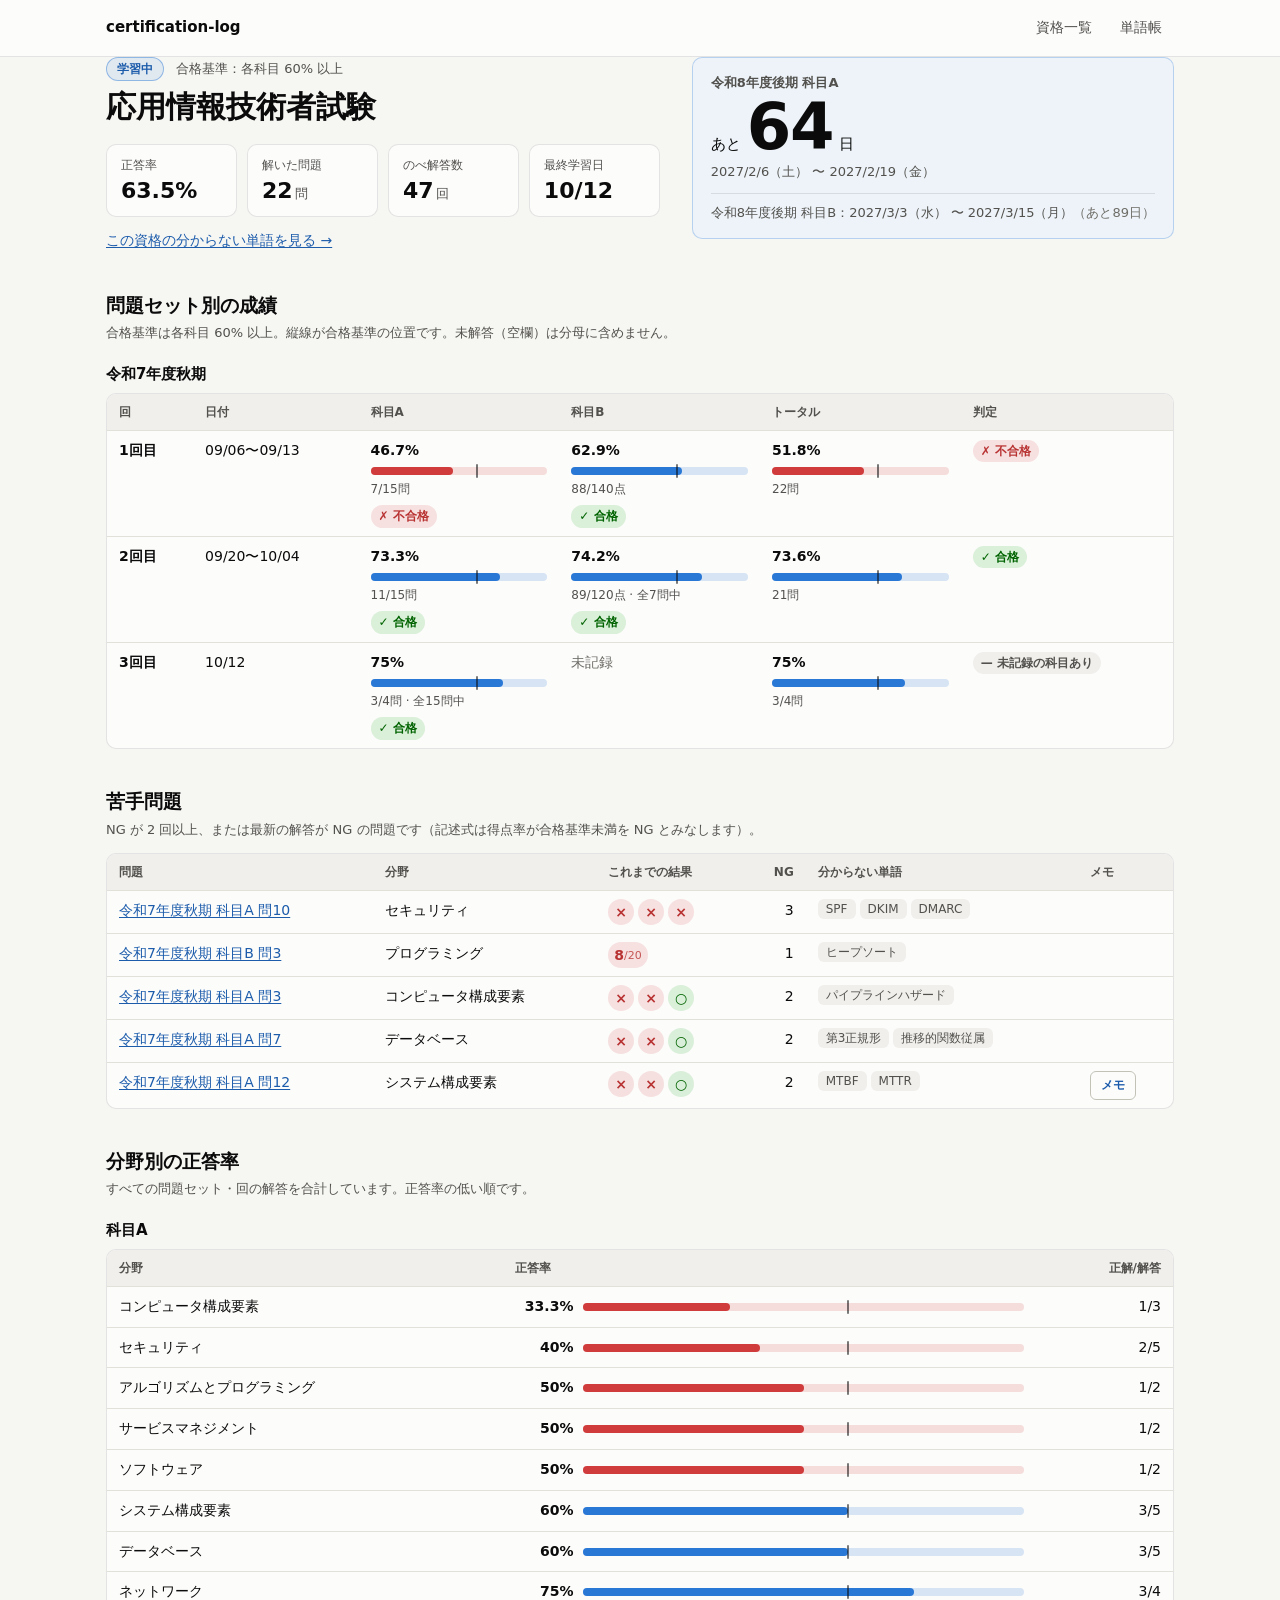
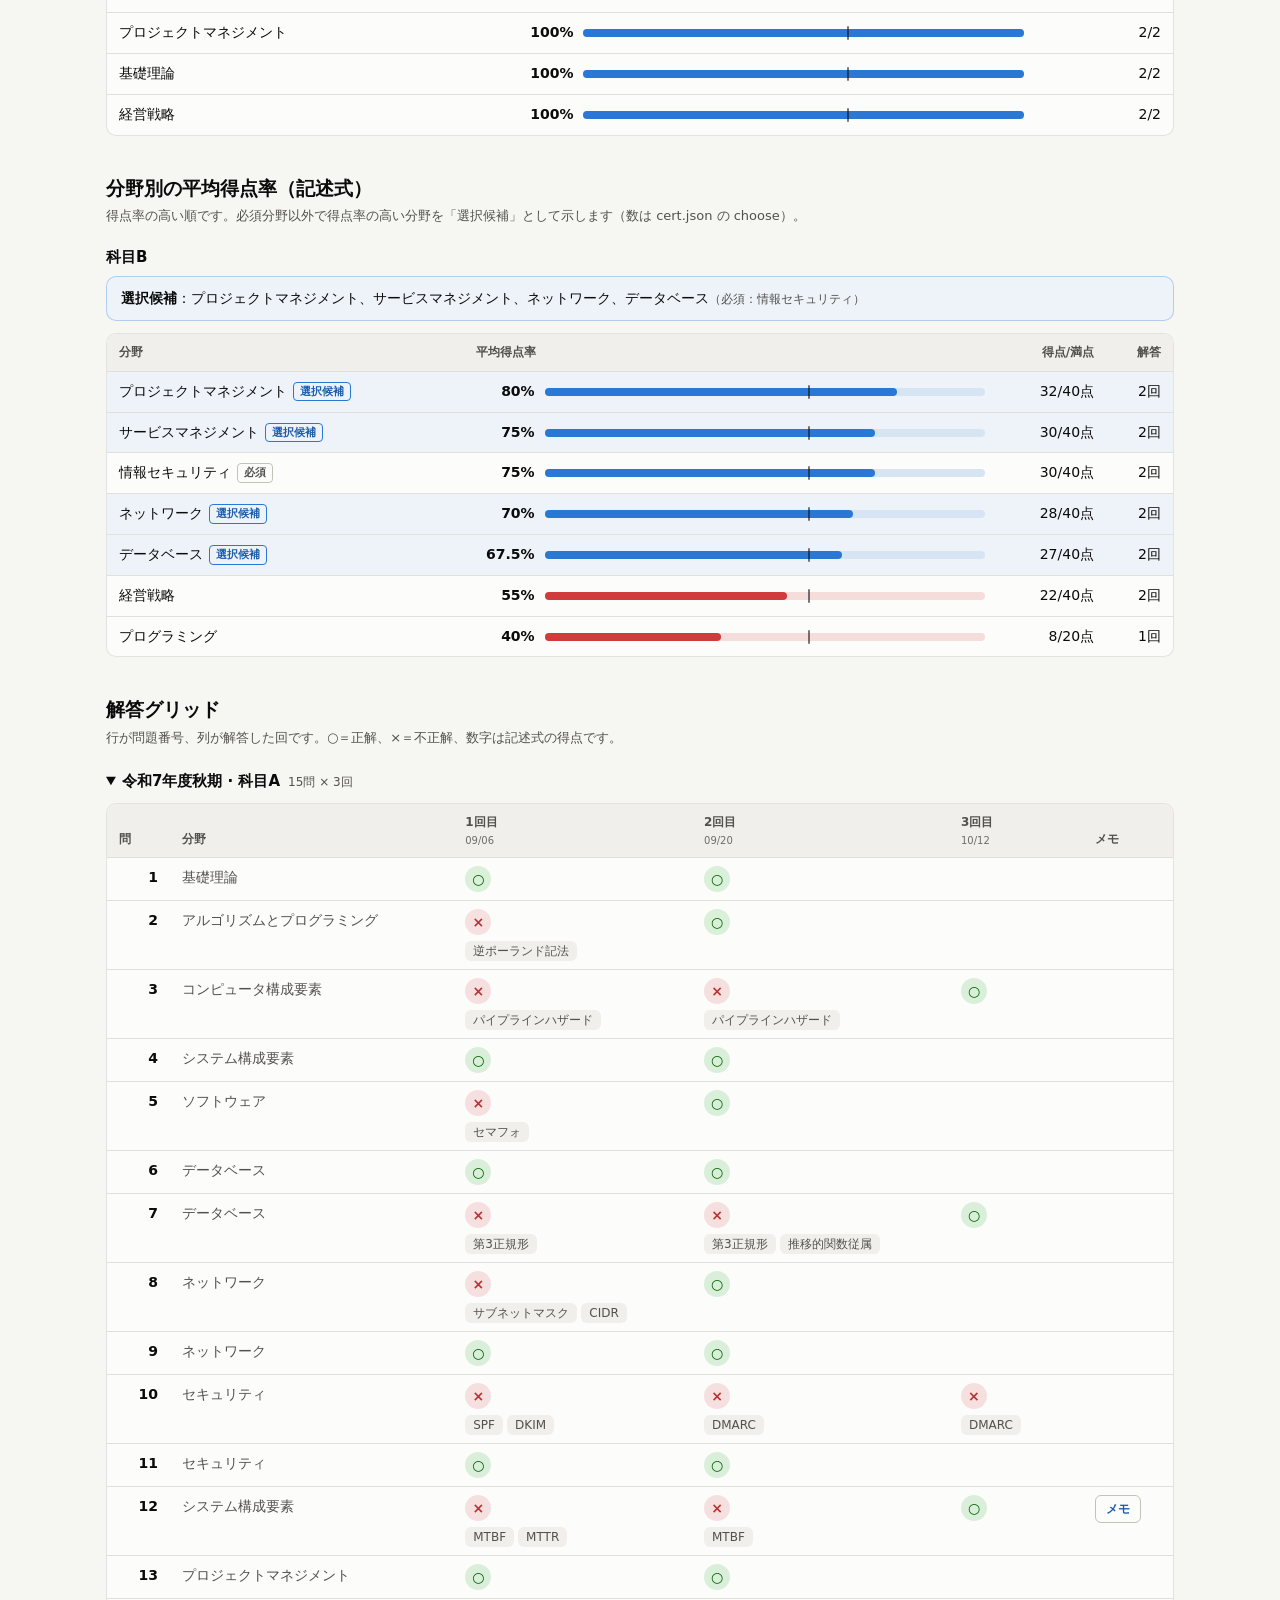
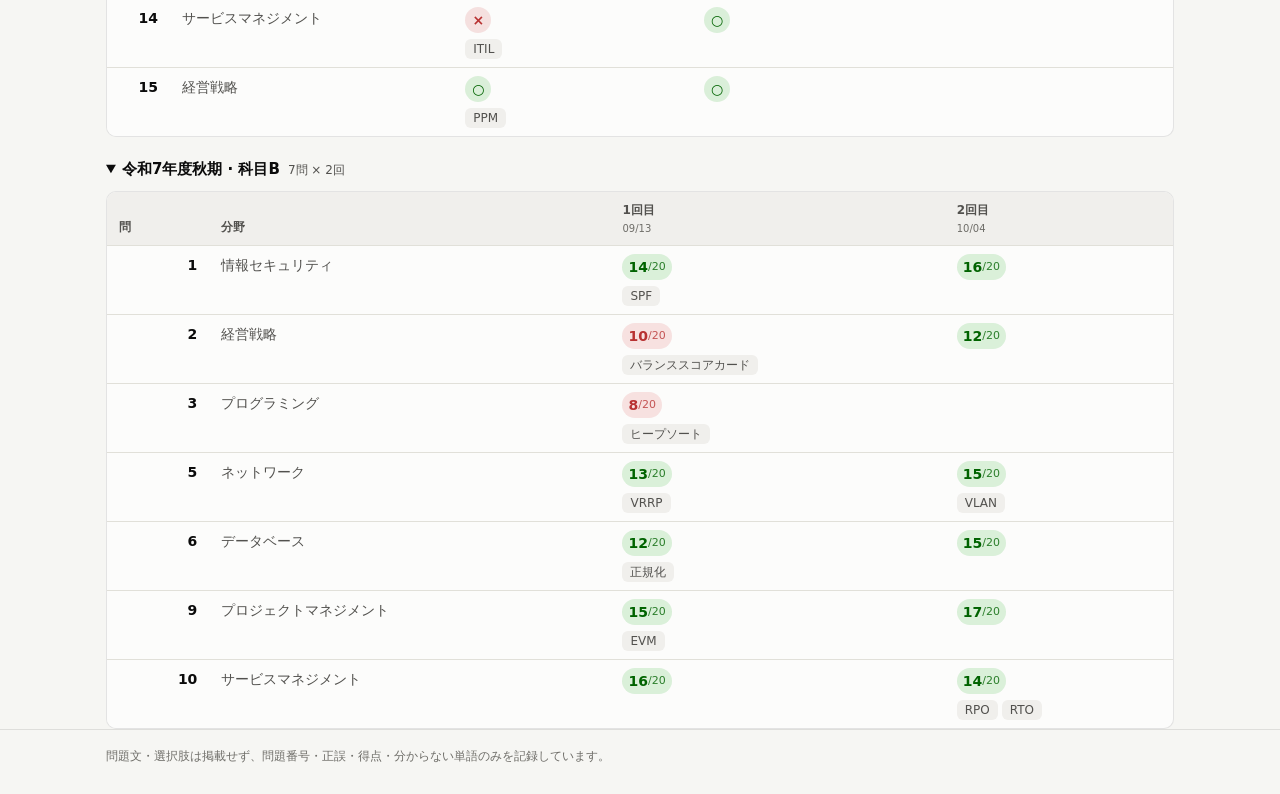
<file: ap/index.html>
<!doctype html>
<html lang="ja">
<head>
  <meta charset="utf-8">
  <meta name="viewport" content="width=device-width, initial-scale=1">
  <title>certification-log</title>
  <link rel="icon" href="data:image/svg+xml,%3Csvg xmlns='http://www.w3.org/2000/svg' viewBox='0 0 32 32'%3E%3Crect width='32' height='32' rx='7' fill='%232a78d6'/%3E%3Cpath d='M9 17l5 5 9-11' fill='none' stroke='white' stroke-width='3.5' stroke-linecap='round' stroke-linejoin='round'/%3E%3C/svg%3E">
  <link rel="stylesheet" href="../assets/style.css">
  <script src="../assets/app.js" defer></script>
</head>
<body data-page="cert" data-root="../">
  <noscript>このページの表示には JavaScript が必要です。</noscript>
</body>
</html>
</file>
<file: assets/style.css>
/* certification-log 共通スタイル（ライト / ダーク対応） */

:root {
  color-scheme: light;
  --page: #f6f6f3;
  --surface: #fcfcfb;
  --surface-2: #f0efec;
  --text: #0b0b0b;
  --text-2: #52514e;
  --muted: #6e6d68;
  --grid: #e1e0d9;
  --baseline: #c3c2b7;
  --border: rgba(11, 11, 11, 0.1);
  --accent: #2a78d6;
  --link: #1c5cab;
  --good: #0ca30c;
  --good-text: #006300;
  --bad: #d03b3b;
  --bad-text: #b83232;
  --warn: #fab219;
  --radius: 12px;
  --font: system-ui, -apple-system, "Segoe UI", "Hiragino Sans", "Hiragino Kaku Gothic ProN", "Noto Sans JP", Meiryo, sans-serif;
  --mono: ui-monospace, SFMono-Regular, Consolas, "BIZ UDGothic", monospace;
}

@media (prefers-color-scheme: dark) {
  :root {
    color-scheme: dark;
    --page: #0d0d0d;
    --surface: #1a1a19;
    --surface-2: #262624;
    --text: #f0efec;
    --text-2: #c3c2b7;
    --muted: #9a9890;
    --grid: #2c2c2a;
    --baseline: #45453f;
    --border: rgba(255, 255, 255, 0.1);
    --accent: #3987e5;
    --link: #86b6ef;
    --good: #0ca30c;
    --good-text: #2fbf2f;
    --bad: #d03b3b;
    --bad-text: #e66767;
  }
}

/* ---------- 基本 ---------- */

*,
*::before,
*::after {
  box-sizing: border-box;
}

html {
  -webkit-text-size-adjust: 100%;
}

body {
  margin: 0;
  background: var(--page);
  color: var(--text);
  font-family: var(--font);
  font-size: 15px;
  line-height: 1.7;
  overflow-wrap: break-word;
}

a {
  color: var(--link);
  text-underline-offset: 2px;
}

:focus-visible {
  outline: 2px solid var(--accent);
  outline-offset: 2px;
  border-radius: 4px;
}

h1,
h2,
h3 {
  margin: 0;
  line-height: 1.35;
}

code {
  font-family: var(--mono);
  font-size: 0.9em;
}

.wrap {
  width: 100%;
  max-width: 1100px;
  margin: 0 auto;
  padding: 0 16px;
}

.sr-only {
  position: absolute;
  width: 1px;
  height: 1px;
  overflow: hidden;
  clip: rect(0 0 0 0);
  white-space: nowrap;
}

.skip {
  position: absolute;
  left: -9999px;
}
.skip:focus {
  left: 16px;
  top: 8px;
  z-index: 10;
  padding: 4px 10px;
  background: var(--surface);
}

.muted {
  color: var(--muted);
}
.sub {
  font-size: 12px;
  font-weight: 400;
  color: var(--text-2);
}
.nowrap {
  white-space: nowrap;
}
.num {
  text-align: right;
  white-space: nowrap;
  font-variant-numeric: tabular-nums;
}
.loading,
.empty {
  color: var(--text-2);
  font-size: 14px;
}

/* ---------- ヘッダー・フッター ---------- */

.site-header {
  background: var(--surface);
  border-bottom: 1px solid var(--border);
}
.site-header .wrap {
  display: flex;
  flex-wrap: wrap;
  align-items: center;
  justify-content: space-between;
  gap: 4px 16px;
  min-height: 56px;
}
.brand {
  color: var(--text);
  font-weight: 700;
  text-decoration: none;
}
.site-header nav {
  display: flex;
  gap: 4px;
}
.site-header nav a {
  padding: 6px 12px;
  border-radius: 8px;
  color: var(--text-2);
  font-size: 14px;
  text-decoration: none;
}
.site-header nav a:hover {
  background: var(--surface-2);
  color: var(--text);
}
.site-header nav a[aria-current="page"] {
  background: var(--surface-2);
  color: var(--text);
  font-weight: 600;
}

main {
  padding-top: 28px;
  padding-bottom: 56px;
}

.site-footer {
  padding: 16px 0 28px;
  border-top: 1px solid var(--border);
  color: var(--muted);
  font-size: 12px;
}

.page-title {
  font-size: 26px;
}
.lead {
  margin: 6px 0 20px;
  color: var(--text-2);
}

/* ---------- お知らせ ---------- */

.alert {
  margin: 0 0 16px;
  padding: 12px 16px;
  border: 1px solid color-mix(in srgb, var(--bad) 40%, transparent);
  border-radius: 10px;
  background: color-mix(in srgb, var(--bad) 8%, var(--surface));
  font-size: 14px;
}
.alert p {
  margin: 0;
}
.alert p + p {
  margin-top: 8px;
}
.alert.warn {
  margin-top: 20px;
  border-color: color-mix(in srgb, var(--warn) 60%, transparent);
  background: color-mix(in srgb, var(--warn) 10%, var(--surface));
}
.alert ul {
  margin: 4px 0 0;
  padding-left: 20px;
}

/* ---------- バッジ・メーター・記号 ---------- */

.status {
  flex: none;
  display: inline-flex;
  align-items: center;
  padding: 1px 10px;
  border: 1px solid;
  border-radius: 999px;
  font-size: 12px;
  font-weight: 600;
  white-space: nowrap;
}
.status-studying {
  border-color: color-mix(in srgb, var(--accent) 45%, transparent);
  background: color-mix(in srgb, var(--accent) 10%, transparent);
  color: var(--link);
}
.status-passed {
  border-color: color-mix(in srgb, var(--good) 45%, transparent);
  background: color-mix(in srgb, var(--good) 10%, transparent);
  color: var(--good-text);
}

/* 塗りが得点率、縦線が合格基準。基準未満は赤 */
.meter {
  position: relative;
  display: block;
  height: 8px;
  min-width: 72px;
  border-radius: 4px;
  background: color-mix(in srgb, var(--accent) 18%, var(--surface));
}
.meter-fill {
  position: absolute;
  top: 0;
  bottom: 0;
  left: 0;
  border-radius: 4px;
  background: var(--accent);
}
.meter.is-low {
  background: color-mix(in srgb, var(--bad) 16%, var(--surface));
}
.meter.is-low .meter-fill {
  background: var(--bad);
}
.meter-line {
  position: absolute;
  top: -3px;
  bottom: -3px;
  width: 2px;
  margin-left: -1px;
  border-radius: 1px;
  background: var(--text);
  opacity: 0.55;
}
.meter.is-empty {
  background: var(--grid);
}

.verdict {
  display: inline-flex;
  align-items: center;
  width: fit-content;
  margin-top: 6px;
  padding: 1px 8px;
  border-radius: 999px;
  font-size: 12px;
  font-weight: 700;
  white-space: nowrap;
}
td > .verdict:first-child {
  margin-top: 0;
}
.verdict.pass {
  background: color-mix(in srgb, var(--good) 14%, transparent);
  color: var(--good-text);
}
.verdict.fail {
  background: color-mix(in srgb, var(--bad) 14%, transparent);
  color: var(--bad-text);
}
.verdict.none {
  background: var(--surface-2);
  color: var(--text-2);
  font-weight: 600;
}

.mark {
  display: inline-flex;
  align-items: center;
  justify-content: center;
  min-width: 26px;
  height: 26px;
  padding: 0 6px;
  border-radius: 13px;
  font-size: 14px;
  font-weight: 700;
  line-height: 1;
  font-variant-numeric: tabular-nums;
}
.mark.ok {
  background: color-mix(in srgb, var(--good) 14%, transparent);
  color: var(--good-text);
}
.mark.ng {
  background: color-mix(in srgb, var(--bad) 14%, transparent);
  color: var(--bad-text);
}
.mark.blank {
  background: var(--surface-2);
  color: var(--muted);
}
.mark small {
  font-size: 11px;
  font-weight: 500;
  opacity: 0.8;
}
.history {
  display: flex;
  flex-wrap: wrap;
  gap: 4px;
}

.words {
  display: flex;
  flex-wrap: wrap;
  gap: 4px;
  margin: 6px 0 0;
  padding: 0;
  list-style: none;
}
td > .words:first-child {
  margin-top: 0;
}
.words li {
  padding: 1px 8px;
  border-radius: 6px;
  background: var(--surface-2);
  color: var(--text-2);
  font-size: 12px;
  line-height: 1.5;
}

.tag {
  display: inline-block;
  margin-left: 6px;
  padding: 0 6px;
  border: 1px solid var(--baseline);
  border-radius: 4px;
  color: var(--text-2);
  font-size: 11px;
  font-weight: 600;
  line-height: 1.6;
  white-space: nowrap;
  vertical-align: 1px;
}
.tag.pick {
  border-color: var(--accent);
  color: var(--link);
}

/* ---------- カード（トップ） ---------- */

.cards {
  display: grid;
  grid-template-columns: repeat(auto-fill, minmax(min(100%, 320px), 1fr));
  align-items: start;
  gap: 16px;
}
.card {
  display: flex;
  flex-direction: column;
  gap: 14px;
  padding: 20px;
  border: 1px solid var(--border);
  border-radius: var(--radius);
  background: var(--surface);
  color: inherit;
  text-decoration: none;
}
a.card:hover {
  border-color: var(--accent);
}
.card-head {
  display: flex;
  align-items: flex-start;
  justify-content: space-between;
  gap: 12px;
}
.card-head h2 {
  font-size: 17px;
}
.card-rate {
  display: grid;
  gap: 6px;
}
.card-rate-head {
  display: flex;
  flex-wrap: wrap;
  align-items: baseline;
  gap: 4px 10px;
}
.card-rate .big {
  font-size: 28px;
  font-weight: 650;
  line-height: 1.2;
}
.mini {
  display: grid;
  grid-template-columns: repeat(3, minmax(0, 1fr));
  gap: 8px;
  margin: 0;
  padding-top: 12px;
  border-top: 1px solid var(--grid);
}
.mini dt {
  color: var(--text-2);
  font-size: 12px;
}
.mini dd {
  margin: 0;
  font-weight: 600;
}
.card-warn {
  margin: 0;
  color: var(--bad-text);
  font-size: 13px;
}

/* 試験までの残り日数 */
.countdown {
  padding: 14px 18px;
  border: 1px solid color-mix(in srgb, var(--accent) 28%, transparent);
  border-radius: 10px;
  background: color-mix(in srgb, var(--accent) 7%, var(--surface));
}
.countdown p {
  margin: 0;
}
.countdown-label {
  color: var(--text-2);
  font-size: 13px;
  font-weight: 600;
}
.countdown-days {
  display: flex;
  align-items: baseline;
  gap: 6px;
  margin: 2px 0;
}
.countdown-days strong {
  font-size: clamp(48px, 12vw, 64px);
  font-weight: 700;
  line-height: 1.05;
  letter-spacing: -0.02em;
}
.countdown-range {
  color: var(--text-2);
  font-size: 13px;
}
.countdown-rest {
  margin: 10px 0 0;
  padding: 8px 0 0;
  border-top: 1px solid var(--border);
  color: var(--text-2);
  font-size: 13px;
  list-style: none;
}
.passed-on {
  margin: 0;
  color: var(--text-2);
  font-size: 14px;
}

/* ---------- 資格ページ ---------- */

.cert-hero {
  display: grid;
  grid-template-columns: minmax(0, 1fr) auto;
  align-items: start;
  gap: 20px 32px;
}
.cert-hero h1 {
  margin-top: 6px;
  font-size: clamp(22px, 4vw, 30px);
}
.cert-hero .countdown {
  min-width: 280px;
}
.eyebrow {
  display: flex;
  flex-wrap: wrap;
  align-items: center;
  gap: 6px 12px;
  margin: 0;
  color: var(--text-2);
  font-size: 13px;
}
.links {
  margin: 12px 0 0;
  font-size: 14px;
}

.stats {
  display: grid;
  grid-template-columns: repeat(auto-fit, minmax(120px, 1fr));
  gap: 10px;
  margin: 16px 0 0;
}
.stats div {
  padding: 10px 14px;
  border: 1px solid var(--border);
  border-radius: 10px;
  background: var(--surface);
}
.stats dt {
  color: var(--text-2);
  font-size: 12px;
}
.stats dd {
  margin: 2px 0 0;
  font-size: 22px;
  font-weight: 650;
  line-height: 1.3;
}
.stats dd small {
  margin-left: 2px;
  color: var(--text-2);
  font-size: 13px;
  font-weight: 500;
}

.block {
  margin-top: 40px;
}
.block > h2 {
  font-size: 19px;
}
.block h3 {
  margin: 20px 0 8px;
  font-size: 15px;
}
.desc {
  margin: 4px 0 12px;
  color: var(--text-2);
  font-size: 13px;
}
.callout {
  margin: 0 0 12px;
  padding: 10px 14px;
  border: 1px solid color-mix(in srgb, var(--accent) 30%, transparent);
  border-radius: 10px;
  background: color-mix(in srgb, var(--accent) 7%, var(--surface));
  font-size: 14px;
}

/* ---------- 表 ---------- */

.table-wrap {
  overflow-x: auto;
  border: 1px solid var(--border);
  border-radius: 10px;
  background: var(--surface);
}
table {
  width: 100%;
  border-collapse: collapse;
  font-size: 14px;
}
th,
td {
  padding: 8px 12px;
  border-bottom: 1px solid var(--grid);
  text-align: left;
  vertical-align: top;
}
tbody tr:last-child > * {
  border-bottom: 0;
}
thead th {
  background: var(--surface-2);
  color: var(--text-2);
  font-size: 12px;
  font-weight: 600;
  white-space: nowrap;
  vertical-align: bottom;
}
tbody th {
  font-weight: 600;
}

.rate-cell {
  display: grid;
  gap: 4px;
  min-width: 120px;
}
.rate {
  font-weight: 650;
  font-variant-numeric: tabular-nums;
}

.bars th[scope="row"] {
  font-weight: 500;
}
.bar-cell {
  width: 50%;
  min-width: 180px;
  vertical-align: middle;
}
.bar-row {
  display: flex;
  align-items: center;
  gap: 10px;
}
.bar-row .rate {
  flex: none;
  width: 4.2em;
  text-align: right;
}
.bar-row .meter {
  flex: 1;
}
tr.is-pick > * {
  background: color-mix(in srgb, var(--accent) 7%, var(--surface));
}

/* 日本語は1文字ずつ折り返せてしまうため、狭い画面では潰さずに横スクロールさせる */
table.results,
table.weak {
  min-width: 640px;
}
table.glossary {
  min-width: 560px;
}
.weak th[scope="row"] {
  min-width: 10em;
  font-weight: 500;
}

/* 解答グリッド：問題番号の列は横スクロールしても残す */
.grid-set {
  margin-top: 16px;
}
.grid-set summary {
  padding: 4px 0 8px;
  font-weight: 600;
  cursor: pointer;
}
.grid-set summary .sub {
  margin-left: 8px;
}
.grid th[scope="row"] {
  position: sticky;
  left: 0;
  z-index: 1;
  min-width: 3.5em;
  background: var(--surface);
  text-align: right;
}
.grid thead th:first-child {
  position: sticky;
  left: 0;
  z-index: 2;
}
.grid thead small {
  display: block;
  color: var(--muted);
  font-weight: 400;
}
.grid .field {
  min-width: 9em;
  color: var(--text-2);
}
.grid .cell {
  min-width: 104px;
}
.grid tr:target > *,
.grid tr.is-target > * {
  background: color-mix(in srgb, var(--accent) 14%, var(--surface));
}

.note-btn {
  padding: 3px 10px;
  border: 1px solid var(--baseline);
  border-radius: 6px;
  background: var(--surface);
  color: var(--link);
  font: inherit;
  font-size: 12px;
  font-weight: 600;
  white-space: nowrap;
  cursor: pointer;
}
.note-btn:hover {
  border-color: var(--accent);
}

/* ---------- メモのダイアログ ---------- */

.note-dialog {
  width: min(760px, calc(100vw - 32px));
  max-height: calc(100dvh - 32px);
  padding: 0;
  overflow: auto;
  border: 1px solid var(--border);
  border-radius: var(--radius);
  background: var(--surface);
  color: var(--text);
}
.note-dialog::backdrop {
  background: rgb(0 0 0 / 0.45);
}
.note-head {
  position: sticky;
  top: 0;
  display: flex;
  align-items: center;
  justify-content: space-between;
  gap: 12px;
  padding: 12px 20px;
  border-bottom: 1px solid var(--border);
  background: var(--surface);
}
.note-head h2 {
  font-size: 15px;
}
.close {
  flex: none;
  width: 32px;
  height: 32px;
  border: 1px solid var(--baseline);
  border-radius: 8px;
  background: transparent;
  color: var(--text);
  font-size: 18px;
  line-height: 1;
  cursor: pointer;
}
.md {
  padding: 8px 20px 20px;
}
.md h3 {
  margin: 16px 0 8px;
  font-size: 18px;
}
.md h4 {
  margin: 20px 0 8px;
  font-size: 16px;
}
.md h5,
.md h6 {
  margin: 16px 0 6px;
  font-size: 14px;
}
.md p,
.md ul,
.md ol,
.md blockquote,
.md pre,
.md .table-wrap {
  margin: 0 0 12px;
}
.md ul,
.md ol {
  padding-left: 1.5em;
}
.md code {
  padding: 1px 5px;
  border-radius: 4px;
  background: var(--surface-2);
}
.md pre {
  overflow-x: auto;
  padding: 12px;
  border-radius: 8px;
  background: var(--surface-2);
}
.md pre code {
  padding: 0;
  background: none;
}
.md blockquote {
  margin-left: 0;
  padding: 2px 12px;
  border-left: 3px solid var(--baseline);
  color: var(--text-2);
}
.md hr {
  border: 0;
  border-top: 1px solid var(--grid);
}

/* ---------- 単語帳 ---------- */

.filters {
  display: flex;
  flex-wrap: wrap;
  gap: 8px;
  margin-top: 20px;
}
.filters input,
.filters select {
  min-height: 40px;
  max-width: 100%;
  padding: 8px 12px;
  border: 1px solid var(--baseline);
  border-radius: 8px;
  background: var(--surface);
  color: var(--text);
  font: inherit;
  font-size: 14px;
}
.filter-search {
  flex: 1 1 240px;
}
.filter-search input {
  width: 100%;
}
.count {
  margin: 10px 0 8px;
  color: var(--text-2);
  font-size: 13px;
}
.glossary .word {
  min-width: 9em;
}
.places {
  display: grid;
  gap: 2px;
  margin: 0;
  padding: 0;
  list-style: none;
}
.places a {
  text-decoration: none;
}
.places a:hover {
  text-decoration: underline;
}
.places .tag {
  margin: 0 6px 0 0;
}

/* ---------- スマホ幅 ---------- */

@media (max-width: 720px) {
  .cert-hero {
    grid-template-columns: minmax(0, 1fr);
  }
  .cert-hero .countdown {
    min-width: 0;
  }
  main {
    padding-top: 20px;
  }
  .page-title {
    font-size: 22px;
  }
  th,
  td {
    padding: 8px 10px;
  }
}
</file>
